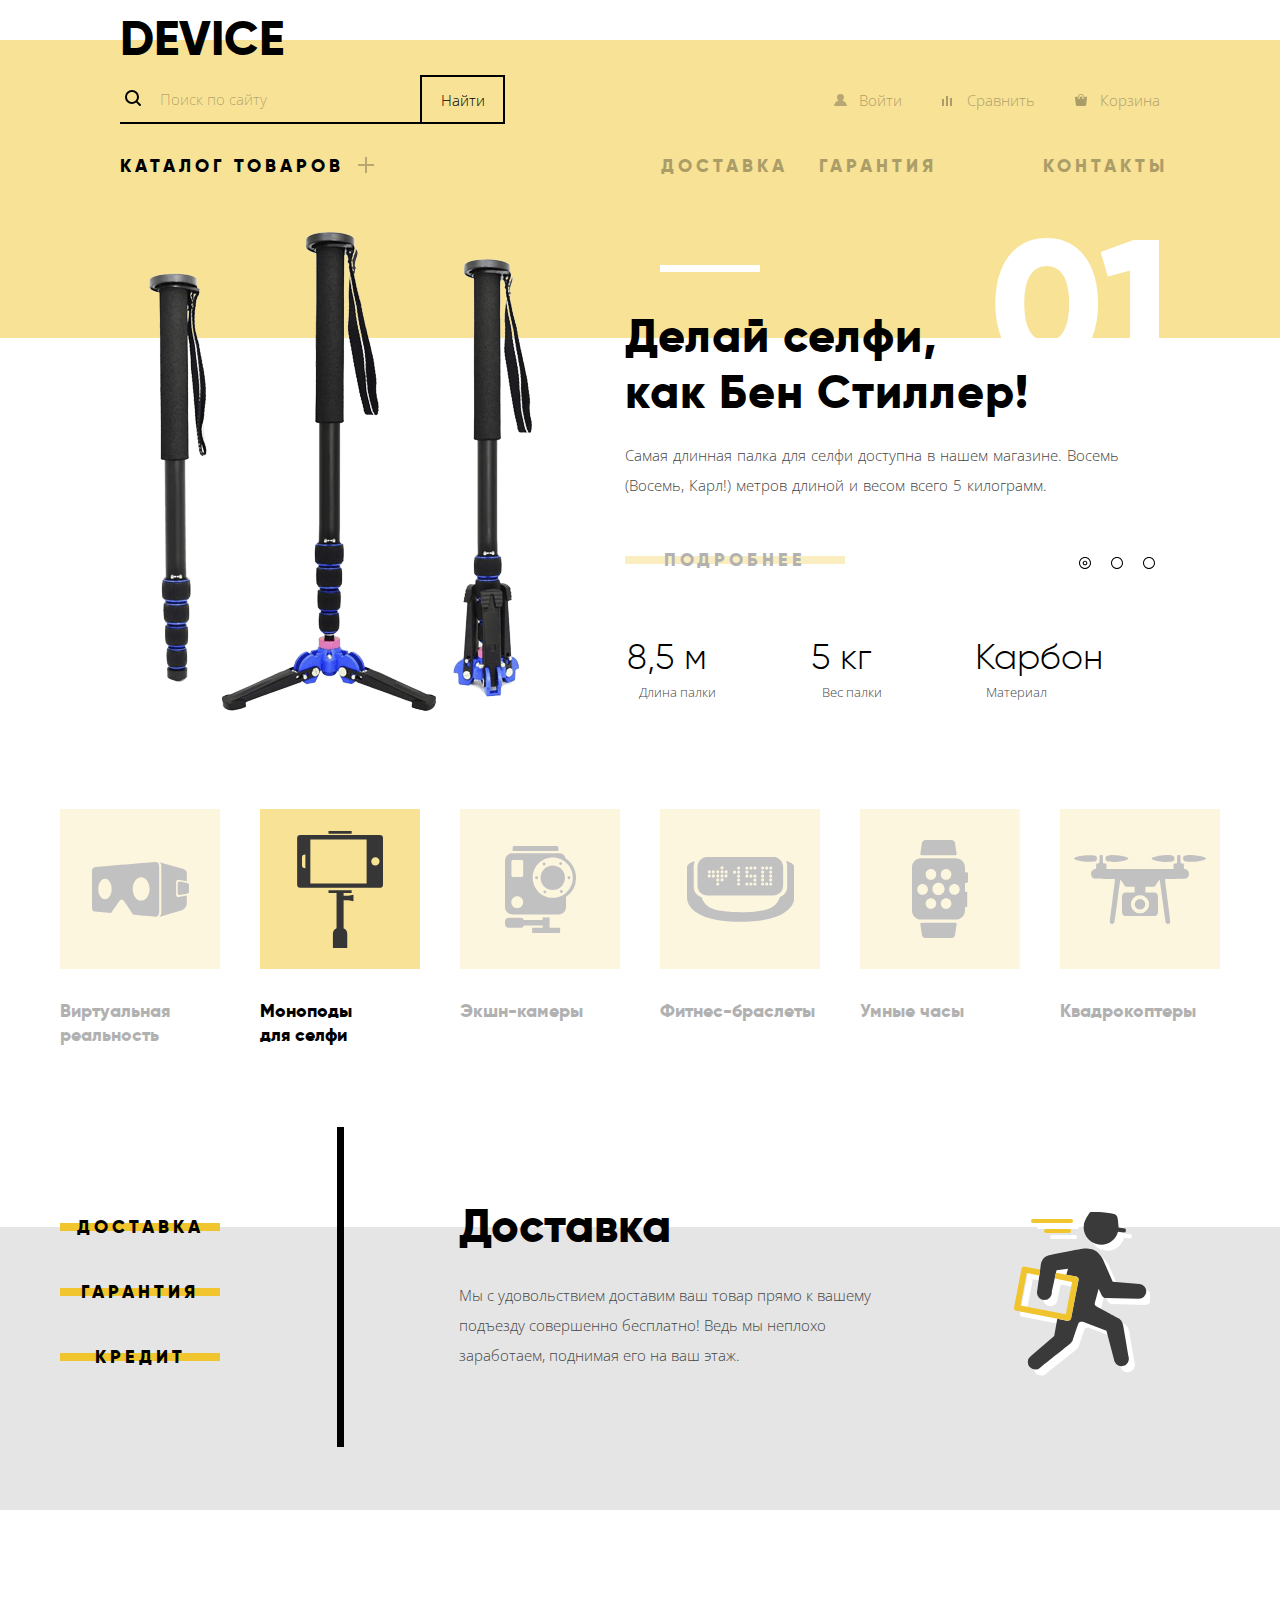
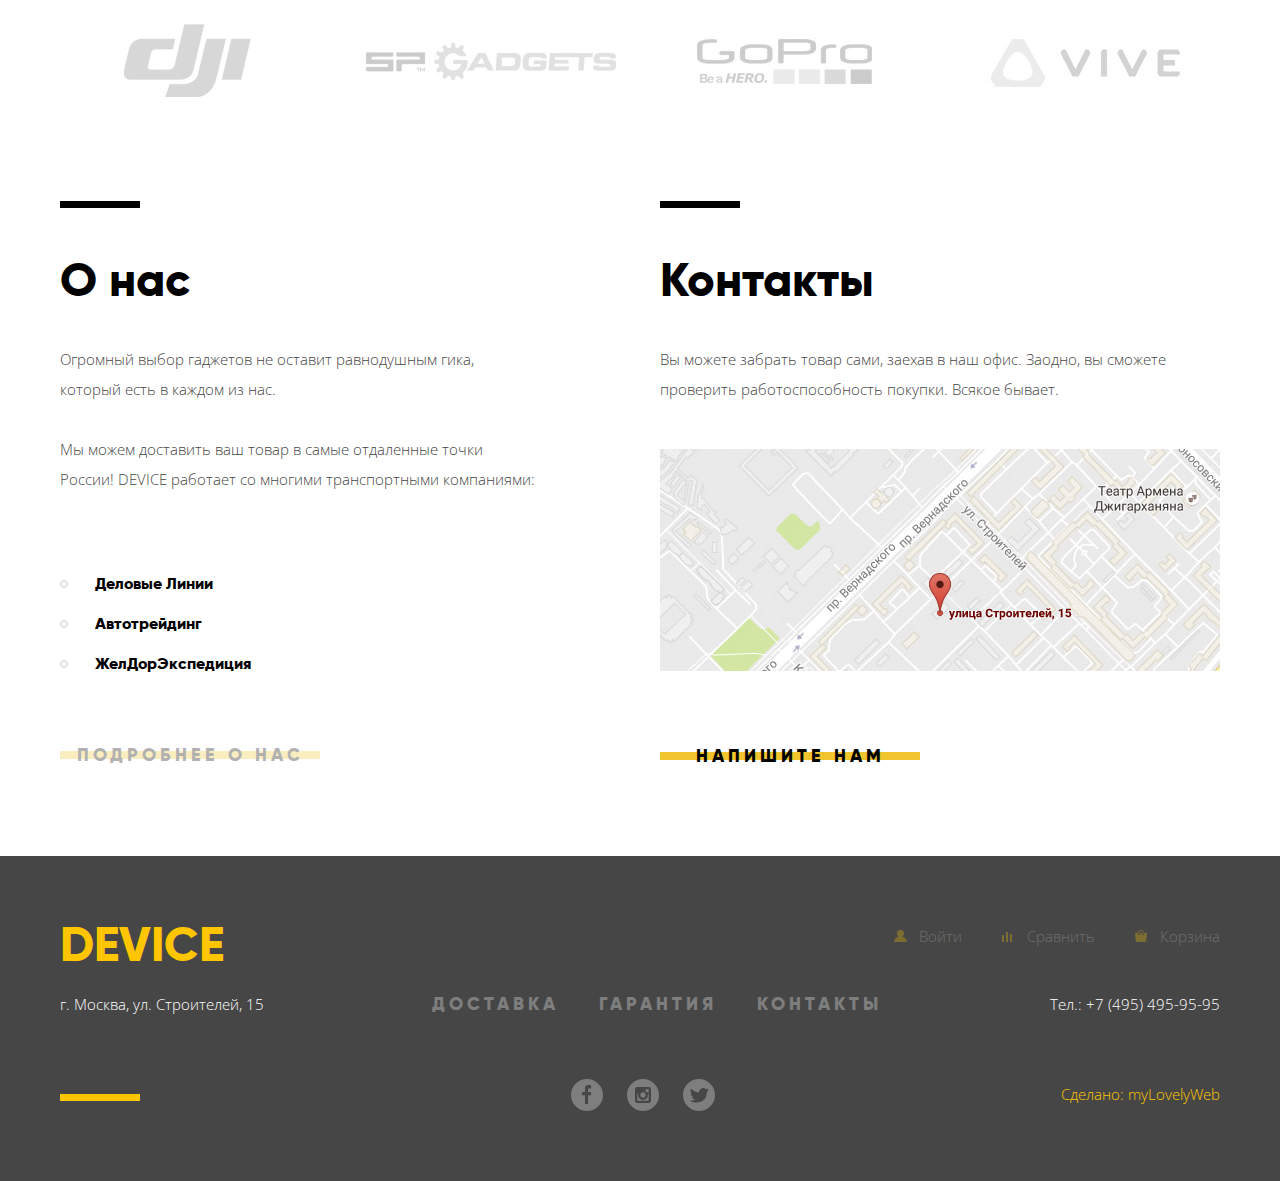
<file: index.html>
<!doctype html>
<html lang="ru">
<head>
  <meta charset="utf-8">
  <title>Главная страница интернет-магазина «Device»</title>
  <link href="https://fonts.googleapis.com/css?family=Open+Sans:300,400&amp;subset=cyrillic" rel="stylesheet">
  <link href="css/normalize.css" rel="stylesheet">
  <link href="css/style.min.css" rel="stylesheet">
</head>
<body class="page main-page">
  <h1 class="visually-hidden">Главная страница интернет-магазина «Device»</h1>
  <header class="page-header">
    <div class="page-header__wrapper">
      <b class="logo page-header__logo">Device</b>
      <ul class="user-menu page-header__user-menu">
        <li class="user-menu__list-item">
          <form class="search-form icon-search" action="https://echo.htmlacademy.ru">
            <input type="search" placeholder="Поиск по сайту" name="search-query">
            <button class="btn search-form__btn" type="submit">Найти</button>
          </form>
        </li>
        <li class="user-menu__list-item">
          <div class="user-profile">
            <a class="user-menu__link icon-user">Войти</a>
          </div>
        </li>
        <li class="user-menu__list-item">
          <a class="user-menu__link icon-compare">Сравнить</a>
        </li>
        <li class="user-menu__list-item">
          <a class="user-menu__link icon-cart">Корзина</a>
        </li>
      </ul>
      <nav>
        <ul class="site-pages page-header__site-pages">
          <li class="site-pages__list-item">
            <a class="site-pages__link icon-plus" href="#">Каталог товаров</a>
            <div class="catalog-menu site-pages__catalog-menu">
              <div class="catalog-menu__wrapper">
                <a class="catalog-menu__link">Виртуальная реальность</a>
                <a class="catalog-menu__link" href="catalog.html">Моноподы для селфи</a>
                <a class="catalog-menu__link">Экшн-камеры</a>
              </div>
              <div class="catalog-menu__wrapper">
                <a class="catalog-menu__link">Фитнес-браслеты</a>
                <a class="catalog-menu__link">Умные часы</a>
              </div>
              <div class="catalog-menu__wrapper">
                <a class="catalog-menu__link">Квадрокоптеры</a>
              </div>
            </div>
          </li>
          <li class="site-pages__list-item"><a class="site-pages__link">Доставка</a></li>
          <li class="site-pages__list-item"><a class="site-pages__link">Гарантия</a></li>
          <li class="site-pages__list-item"><a class="site-pages__link">Контакты</a></li>
        </ul>
      </nav>
    </div>
  </header>
  <main>
    <section class="slider">
      <div class="slider__wrapper">
        <h2 class="visually-hidden">Слайдер с популярными товарами</h2>
        <ul class="slider__list">
          <li id="slide-1" class="slide slide--active slider__slide">
            <span class="slide__number">01</span>
            <p class="slide__img-wrapper">
              <img class="slide__img" src="img/slide-1.png" width="384" height="486" alt="Палка для селфи">
            </p>
            <div class="slide__desc">
              <b class="slide__title">Делай селфи,<br>как Бен Стиллер!</b>
              <p class="slide__text">Самая длинная палка для селфи доступна в нашем магазине. Восемь (Восемь, Карл!) метров длиной и весом всего 5 килограмм.</p>
              <a class="btn slide__btn">Подробнее</a>
              <table class="slide__table">
                <tr>
                  <td>8,5 м</td>
                  <td>5 кг</td>
                  <td>Карбон</td>
                </tr>
                <tr>
                  <th>Длина палки</th>
                  <th>Вес палки</th>
                  <th>Материал</th>
                </tr>
              </table>
            </div>
          </li>
          <li id="slide-2" class="slide slider__slide">
            <span class="slide__number">02</span>
            <p class="slide__img-wrapper">
              <img class="slide__img" src="img/slide-2.png" width="345" height="485" alt="Фитнес-браслет">
            </p>
            <div class="slide__desc">
              <b class="slide__title">Худеем<br> правильно!</b>
              <p class="slide__text">Мотивирующие фитнес-браслеты помогут найти в себе силы не пропускать занятия и соблюдать диету.</p>
              <a class="btn slide__btn">Подробнее</a>
              <table class="slide__table">
                <tr>
                  <td>48 часов</td>
                </tr>
                <tr>
                  <th>Без подзарядки</th>
                </tr>
              </table>
            </div>
          </li>
          <li id="slide-3" class="slide slider__slide">
            <span class="slide__number">03</span>
            <p class="slide__img-wrapper">
              <img class="slide__img" src="img/slide-3.png" width="526" height="334" alt="Квадрокоптер">
            </p>
            <div class="slide__desc">
              <b class="slide__title">Порхает как бабочка, жалит как пчела!</b>
              <p class="slide__text">Этот обычный, на первый взгляд, квадрокоптер оснащен мощным лазером, замаскированным под стандартную камеру.</p>
              <a class="btn slide__btn">Подробнее</a>
              <table class="slide__table">
                <tr>
                  <td>800 м</td>
                  <td>50 м</td>
                </tr>
                <tr>
                  <th>Дальность полета</th>
                  <th>Радиус поражения</th>
                </tr>
              </table>
            </div>
          </li>
        </ul>
        <ul class="slider__controls">
          <li><button class="slider__control-btn slider__control-btn--active" onclick="changeSlide(event, 'slide-1')"><span class="visually-hidden">Отобразить первый слайд</span></button></li>
          <li><button class="slider__control-btn" onclick="changeSlide(event, 'slide-2')"><span class="visually-hidden">Отобразить второй слайд</span></button></li>
          <li><button class="slider__control-btn" onclick="changeSlide(event, 'slide-3')"><span class="visually-hidden">Отобразить третий слайд</span></button></li>
        </ul>
      </div>
    </section>
    <section class="popular">
      <div class="popular__wrapper">
        <ul class="popular__list">
          <li>
            <a class="popular-link">
              <h2 class="popular-link__heading">Виртуальная реальность</h2>
              <p class="popular-link__img-wrapper">
                <svg xmlns="http://www.w3.org/2000/svg" width="97" height="55"><g fill="#363636"><path d="M84.131 32.639V20.003c0-1.309 1.045-2.37 2.335-2.37l8.326 1.581V11.02c0-2.355-1.708-3.431-4.202-4.265L67.403.175c1.616 1.391 1.889 2.04 1.889 4.396V49.78c0 2.356-.45 4.066-1.967 5.21l23.265-7.065c2.401-.833 4.202-4.216 4.202-6.572V33.44l-8.326 1.567c-1.29.002-2.335-1.06-2.335-2.368z"/><path d="M95.129 20.979l-7.598-1.444c-1.008 0-1.824.829-1.824 1.851v9.868c0 1.023.816 1.852 1.824 1.852l7.598-1.431c1.154-.419 1.824-.829 1.824-1.852V22.83c0-1.022-.766-1.507-1.824-1.851zM67.17 4.483c0-5.08-4.232-4.459-4.232-4.459S5.832 4.738 2.838 5.145.001 9.532.001 9.532L0 45.812c0 3.743 2.599 3.753 2.599 3.753l16.477 1.403L27.212 39.3s1.109-1.828 2.505-1.828c1.397 0 2.432 1.861 2.432 1.861l9.061 13.521s18.895 1.909 22.521 1.909c3.626-.001 3.439-5.024 3.439-5.024V4.483zM12.982 37.192c-3.698 0-6.696-4.601-6.696-10.275s2.998-10.275 6.696-10.275c3.698 0 6.696 4.601 6.696 10.275s-2.998 10.275-6.696 10.275zm36.158 1.426c-4.662 0-8.441-5.239-8.441-11.701 0-6.463 3.78-11.702 8.441-11.702 4.662 0 8.442 5.239 8.442 11.702 0 6.462-3.78 11.701-8.442 11.701z"/></g></svg>
              </p>
            </a>
          </li>
          <li>
            <a class="popular-link" href="catalog.html">
              <h2 class="popular-link__heading">Моноподы<br>для селфи</h2>
              <p class="popular-link__img-wrapper">
                <svg xmlns="http://www.w3.org/2000/svg" width="86" height="117"><g fill="#363636"><path d="M82.821 4.011H3.33A3.188 3.188 0 0 0 .142 7.199v46.413a3.187 3.187 0 0 0 3.188 3.189h79.492a3.188 3.188 0 0 0 3.189-3.189V7.199a3.189 3.189 0 0 0-3.19-3.188zM8.392 37.236h-.226a3.19 3.19 0 0 1-3.189-3.189v-7.283a3.188 3.188 0 0 1 3.189-3.188h.226v13.66zm61.231 15.172H13.341V8.402h56.282v44.006zM78.4 34.552c-2.289 0-4.146-1.855-4.146-4.147s1.856-4.147 4.146-4.147a4.146 4.146 0 1 1 0 8.294zM31.497 0h23.157v2.758H31.497zM46.608 64.861v-2.973h8.046V59.13H31.498v2.758h8.045v35.246a6.068 6.068 0 0 0-3.635 5.559V117h14.335v-14.307a6.062 6.062 0 0 0-3.636-5.557v-27.99h4.796l5.051 1.213v-6.711l-5.051 1.213h-4.795z"/></g></svg>
              </p>
            </a>
          </li>
          <li>
            <a class="popular-link">
              <h2 class="popular-link__heading">Экшн-камеры</h2>
              <p class="popular-link__img-wrapper">
                <svg xmlns="http://www.w3.org/2000/svg" width="71" height="87"><g fill="#363636"><path d="M53.349 1.49c0-.736-.578-1.49-1.311-1.49H9.053C8.32 0 7.672.754 7.672 1.49v3.522h45.676V1.49zM54.202 81.809h-9.597V71.426h-6.958v2.507H18.774c-.537-1.254-1.757-2.148-3.181-2.148H3.559C1.642 71.784 0 73.387 0 75.311v3.018c0 1.924 1.642 3.48 3.559 3.48h12.035c1.511 0 2.792-.896 3.269-2.326h18.785v2.326H28.13c-.533 0-1.01.437-1.01.972v3.172c0 .535.478 1.048 1.01 1.048h26.072c.533 0 .93-.513.93-1.048V82.78c0-.535-.397-.971-.93-.971zM60.666 12.39a7.037 7.037 0 0 0-6.771-5.05H7.148C3.25 7.34 0 10.449 0 14.361v46.9c0 3.912 3.25 7.121 7.148 7.121h46.747c3.898 0 7.126-3.209 7.126-7.121V50.915a23.228 23.228 0 0 0 10.001-19.164c-.001-8.079-4.132-15.181-10.356-19.361zM12.238 62.151c-3.259 0-5.901-2.65-5.901-5.921 0-3.27 2.642-5.922 5.901-5.922s5.902 2.652 5.902 5.922c0 3.271-2.643 5.921-5.902 5.921zm5.961-32.605a1.42 1.42 0 0 1-1.418 1.422h-8.94a1.42 1.42 0 0 1-1.418-1.422v-14.16a1.42 1.42 0 0 1 1.418-1.423h8.939a1.42 1.42 0 0 1 1.418 1.423v14.16zm29.563 22.312c-11.076 0-20.057-9.01-20.057-20.123s8.98-20.124 20.057-20.124c11.077 0 20.058 9.01 20.058 20.124s-8.981 20.123-20.058 20.123z"/><ellipse cx="47.762" cy="31.735" rx="12.188" ry="12.229"/><circle cx="31.562" cy="31.736" r="1.435"/><circle cx="63.963" cy="31.736" r="1.435"/><circle cx="39.109" cy="17.994" r="1.435"/><ellipse cx="56.415" cy="45.476" rx="1.43" ry="1.436"/><circle cx="55.697" cy="17.565" r="1.435"/><circle cx="39.828" cy="45.906" r="1.435"/></g></svg>
              </p>
            </a>
          </li>
          <li>
            <a class="popular-link">
              <h2 class="popular-link__heading">Фитнес-браслеты</h2>
              <p class="popular-link__img-wrapper">
                <svg xmlns="http://www.w3.org/2000/svg" width="107" height="65"><g fill="#363636"><path d="M98.967 4.074c.752 1.441 1.209 3.08 1.209 4.818v21.102c0 4.616-3.092 8.527-7.246 9.9-1.325 3.987-3.778 7.854-8.051 10.432-8.676 5.231-31.124 4.837-31.198 4.837-.078 0-22.513.395-31.189-4.837-4.216-2.545-6.708-6.347-8.042-10.279-4.418-1.209-7.756-5.251-7.756-10.053V8.893c0-1.688.427-3.282 1.139-4.693C4.17 5.109 0 6.918 0 10.434v29.983C0 50.668 11.839 64.85 53.657 64.85c41.82 0 53.657-14.182 53.657-24.433V10.434c-.001-3.684-4.576-5.494-8.347-6.36z"/><path d="M20.561 38.459h65.523c5.564 0 10.074-4.513 10.074-10.077V9.935c0-5.563-4.51-10.075-10.074-10.075H20.561c-5.564 0-10.075 4.511-10.075 10.075v18.447c0 5.564 4.511 10.077 10.075 10.077zM83.695 9.468a1.57 1.57 0 1 1 0 3.139 1.57 1.57 0 0 1 0-3.139zm0 4.039a1.569 1.569 0 1 1 0 3.138 1.569 1.569 0 0 1 0-3.138zm0 4.039a1.568 1.568 0 1 1 .001 3.137 1.568 1.568 0 0 1-.001-3.137zm0 3.827a1.57 1.57 0 1 1-.001 3.14 1.57 1.57 0 0 1 .001-3.14zm0 4.039a1.568 1.568 0 1 1 .001 3.137 1.568 1.568 0 0 1-.001-3.137zM79.656 9.468c.867 0 1.568.703 1.568 1.57a1.568 1.568 0 1 1-3.136 0c0-.868.703-1.57 1.568-1.57zm0 15.944a1.568 1.568 0 1 1 0 3.135 1.568 1.568 0 0 1 0-3.135zM75.619 9.468a1.57 1.57 0 1 1-.003 3.14 1.57 1.57 0 0 1 .003-3.14zm0 4.039a1.57 1.57 0 1 1-.003 3.139 1.57 1.57 0 0 1 .003-3.139zm0 4.039a1.569 1.569 0 1 1-.002 3.138 1.569 1.569 0 0 1 .002-3.138zm0 3.827a1.568 1.568 0 1 1 0 3.138 1.568 1.568 0 0 1 0-3.138zm0 4.039a1.569 1.569 0 1 1-.002 3.138 1.569 1.569 0 0 1 .002-3.138zM67.965 9.468c.867 0 1.568.703 1.568 1.57a1.568 1.568 0 1 1-3.136 0 1.568 1.568 0 0 1 1.568-1.57zm0 8.078a1.568 1.568 0 1 1-1.568 1.569 1.568 1.568 0 0 1 1.568-1.569zm0 3.881a1.569 1.569 0 1 1-.002 3.136 1.569 1.569 0 0 1 .002-3.136zm0 3.985a1.568 1.568 0 1 1 0 3.135 1.568 1.568 0 0 1 0-3.135zM63.926 9.468a1.57 1.57 0 1 1 0 3.14 1.57 1.57 0 0 1 0-3.14zm0 8.078a1.57 1.57 0 1 1 .001 3.139 1.57 1.57 0 0 1-.001-3.139zm0 7.866a1.57 1.57 0 1 1 .001 3.139 1.57 1.57 0 0 1-.001-3.139zM59.888 9.468a1.57 1.57 0 0 1 0 3.139 1.568 1.568 0 0 1-1.568-1.569 1.567 1.567 0 0 1 1.568-1.57zm0 4.039a1.57 1.57 0 1 1-.001 3.135 1.57 1.57 0 0 1 .001-3.135zm0 4.039a1.57 1.57 0 1 1-.001 3.14 1.57 1.57 0 0 1 .001-3.14zm0 7.866a1.57 1.57 0 0 1 0 3.137 1.569 1.569 0 0 1 0-3.137zm-8.29-15.944a1.57 1.57 0 1 1 0 3.139 1.57 1.57 0 0 1 0-3.139zm0 4.039a1.569 1.569 0 1 1 0 3.138 1.569 1.569 0 0 1 0-3.138zm0 4.039a1.568 1.568 0 1 1 .001 3.137 1.568 1.568 0 0 1-.001-3.137zm0 3.881a1.568 1.568 0 1 1 0 3.137 1.569 1.569 0 0 1 0-3.137zm0 3.985a1.568 1.568 0 1 1 .001 3.137 1.568 1.568 0 0 1-.001-3.137zm-4.039-11.905a1.568 1.568 0 1 1 0 3.136 1.568 1.568 0 0 1 0-3.136zm-8.502-.212a1.57 1.57 0 1 1-.001 3.135 1.57 1.57 0 0 1 .001-3.135zm0 4.038a1.57 1.57 0 1 1-.003 3.141 1.57 1.57 0 0 1 .003-3.141zm-4.039-8.078a1.57 1.57 0 1 1-.003 3.14 1.57 1.57 0 0 1 .003-3.14zm0 4.04a1.57 1.57 0 1 1-.003 3.139 1.57 1.57 0 0 1 .003-3.139zm0 4.038a1.57 1.57 0 1 1-.003 3.14 1.57 1.57 0 0 1 .003-3.14zm0 4.04a1.569 1.569 0 1 1-.001 3.137 1.569 1.569 0 0 1 .001-3.137zm-4.254-8.078a1.569 1.569 0 1 1 0 3.138 1.569 1.569 0 0 1 0-3.138zm0 4.038a1.57 1.57 0 1 1 0 3.139 1.57 1.57 0 0 1 0-3.139zm0 4.04a1.57 1.57 0 1 1-.001 3.14 1.57 1.57 0 0 1 .001-3.14zm0 4.039a1.568 1.568 0 1 1 .001 3.137 1.568 1.568 0 0 1-.001-3.137zM26.3 9.255a1.57 1.57 0 1 1 0 0zm0 4.04a1.57 1.57 0 0 1 1.571 1.568 1.57 1.57 0 0 1-3.14 0 1.57 1.57 0 0 1 1.569-1.568zm0 4.038a1.571 1.571 0 1 1 0 3.14 1.571 1.571 0 0 1 0-3.14zm0 4.04a1.57 1.57 0 1 1 0 0zm-4.037-8.078a1.57 1.57 0 1 1-.001 3.135 1.57 1.57 0 0 1 .001-3.135zm0 4.038a1.57 1.57 0 0 1 0 3.14 1.57 1.57 0 0 1 0-3.14z"/></g></svg>
              </p>
            </a>
          </li>
          <li>
            <a class="popular-link">
              <h2 class="popular-link__heading">Умные часы</h2>
              <p class="popular-link__img-wrapper">
                <svg xmlns="http://www.w3.org/2000/svg" width="56" height="98"><g fill="#363636"><path d="M54.494 32.197h-1.515v-4.64c0-5.052-4.087-9.186-9.082-9.186H9.082C4.086 18.372 0 22.505 0 27.557v42.868c0 5.052 4.087 9.185 9.083 9.185h34.815c4.995 0 9.082-4.133 9.082-9.185V67.01h1.515a.764.764 0 0 0 .757-.764V52.467a.765.765 0 0 0-.757-.766H52.98v-8.788h1.515c.832 0 1.514-.688 1.514-1.531v-7.654a1.529 1.529 0 0 0-1.515-1.531zm-20.412-3.109c2.926 0 5.299 2.398 5.299 5.358s-2.373 5.358-5.299 5.358-5.298-2.398-5.298-5.358 2.372-5.358 5.298-5.358zm-15.137 0c2.925 0 5.298 2.398 5.298 5.358s-2.373 5.358-5.298 5.358c-2.926 0-5.298-2.398-5.298-5.358s2.372-5.358 5.298-5.358zM5.297 49.397c0-2.959 2.371-5.358 5.298-5.358 2.926 0 5.298 2.399 5.298 5.358 0 2.959-2.373 5.358-5.298 5.358-2.927.001-5.298-2.399-5.298-5.358zm13.648 19.497c-2.926 0-5.298-2.398-5.298-5.358s2.372-5.358 5.298-5.358c2.925 0 5.298 2.398 5.298 5.358s-2.373 5.358-5.298 5.358zm1.49-19.903c0-3.382 2.711-6.124 6.055-6.124s6.055 2.742 6.055 6.124-2.711 6.124-6.055 6.124c-3.344-.001-6.055-2.742-6.055-6.124zm13.647 19.903c-2.926 0-5.298-2.398-5.298-5.358s2.372-5.358 5.298-5.358 5.299 2.398 5.299 5.358-2.373 5.358-5.299 5.358zm8.302-14.138c-2.927 0-5.298-2.399-5.298-5.358 0-2.959 2.371-5.358 5.298-5.358 2.926 0 5.298 2.399 5.298 5.358 0 2.958-2.372 5.358-5.298 5.358zM9.646 15.31h33.687c.843 0 1.432-.681 1.306-1.514L43.023 3.028l-.002-.002C42.771 1.362 41.189 0 39.506 0H13.474c-1.686 0-3.268 1.362-3.517 3.028L8.342 13.795c-.125.833.461 1.515 1.304 1.515zM43.333 82.671H9.646c-.843 0-1.429.683-1.304 1.516l1.615 10.767c.25 1.666 1.832 3.028 3.516 3.028h26.032c1.684 0 3.266-1.362 3.517-3.026v-.002l1.615-10.767c.128-.833-.461-1.516-1.304-1.516z"/></g></svg>
              </p>
            </a>
          </li>
          <li>
            <a class="popular-link">
              <h2 class="popular-link__heading">Квадрокоптеры</h2>
              <p class="popular-link__img-wrapper">
                <svg xmlns="http://www.w3.org/2000/svg" width="132" height="69"><g fill="#363636"><path d="M12.052.258C6.507.745 1.838 1.85.575 2.93c-.722.616-.722.616-.232 1.156.644.72 3.713 1.645 7.247 2.237 3.998.668 12.51.693 13.724.051 1.211-.668 1.624-1.414 1.624-2.981 0-1.619-.62-2.416-2.218-2.853C19.274.154 14.94 0 12.052.258zM25.774.488c-.129.283-.258 2.108-.258 4.112 0 4.061.155 3.778-2.192 3.933l-1.03.077-.13 2.545-.129 2.544-1.186.283c-2.58.668-4 2.595-3.792 5.294.128 1.927 1.03 3.341 2.579 4.087 1.109.513 1.47.538 11.246.538 5.545 0 10.137.079 10.188.18.051.13-1.11 9.408-2.58 20.64-1.444 11.23-2.682 20.997-2.708 21.666-.051 1.617.826 2.62 2.348 2.62 1.237 0 2.012-.64 2.321-1.9.13-.514 1.496-10.334 3.018-21.822 1.522-11.463 2.863-20.869 2.94-20.869.104 0 1.084 1.413 2.193 3.136 2.94 4.626 2.399 4.317 7.635 4.317h4.359v5.63l-5.133.077c-4.72.077-5.21.127-5.881.615-1.573 1.157-1.625 1.415-1.625 10.977 0 9.534.026 9.792 1.522 11.05l.851.695H81.695l.851-.696c1.496-1.257 1.52-1.515 1.52-11.05 0-9.56-.05-9.819-1.622-10.976-.671-.488-1.161-.538-5.882-.615l-5.132-.077v-5.63h4.36c5.234 0 4.693.309 7.633-4.317 1.11-1.723 2.09-3.136 2.194-3.136.076 0 1.418 9.406 2.94 20.869 1.522 11.488 2.889 21.308 3.018 21.821.31 1.26 1.082 1.902 2.321 1.902 1.521 0 2.4-1.004 2.347-2.621-.026-.67-1.264-10.436-2.71-21.666-1.468-11.232-2.63-20.51-2.577-20.64.05-.101 4.641-.18 10.19-.18 9.774 0 10.135-.025 11.243-.538 1.548-.746 2.45-2.16 2.58-4.087.206-2.699-1.212-4.626-3.792-5.294l-1.187-.283-.127-2.544-.13-2.545-1.031-.077c-2.347-.155-2.194.128-2.194-3.933 0-2.004-.128-3.829-.257-4.112-.206-.36-.543-.488-1.367-.488-.619 0-1.238.128-1.42.309-.206.205-.31 1.465-.31 3.932 0 2.467-.102 3.727-.309 3.932-.18.18-.901.308-1.65.308-1.625 0-1.65.052-1.65 3.11v2.287H32.48v-2.287c0-3.058-.024-3.11-1.65-3.11-.748 0-1.47-.129-1.65-.308-.207-.205-.31-1.465-.31-3.932 0-2.467-.103-3.727-.31-3.932-.18-.18-.8-.309-1.418-.309-.825 0-1.16.128-1.368.488zm42.843 40.12c2.889.899 5.392 3.393 6.166 6.168.439 1.543.31 4.216-.284 5.784-.696 1.875-2.685 4.01-4.565 4.935-1.29.642-1.754.719-3.921.719s-2.631-.077-3.92-.719c-1.885-.926-3.87-3.06-4.567-4.935-.592-1.568-.722-4.24-.283-5.784.748-2.723 3.25-5.27 6.061-6.168 2.012-.642 3.3-.642 5.313 0z"/><path d="M63.794 44.438c-2.037.925-3.507 3.649-3.069 5.73.774 3.677 4.823 5.553 7.996 3.702 1.985-1.158 2.99-3.547 2.45-5.783-.568-2.39-2.734-4.138-5.158-4.138-.646 0-1.626.232-2.22.489zM36.092.154c-3.92.668-4.513 1.131-4.513 3.444 0 1.825.463 2.416 2.268 2.956 1.55.462 7.172.514 10.5.128 6.86-.822 11.321-2.544 9.698-3.752-1.265-.9-4.902-1.876-9.054-2.39-2.475-.308-7.996-.54-8.9-.386zM89.484.258C83.165.848 77.62 2.339 77.62 3.444c0 1.722 7.84 3.47 15.63 3.495 5.804 0 7.196-.642 7.196-3.34 0-1.825-.619-2.622-2.373-3.085C96.423.103 92.398 0 89.484.258zM112.776.283c-1.78.231-3.018.77-3.43 1.491-.387.77-.31 2.904.154 3.572.928 1.31 1.652 1.465 7.068 1.465 3.661 0 5.802-.129 7.867-.488 3.534-.592 6.603-1.517 7.248-2.237.49-.54.49-.54-.233-1.156-1.34-1.13-5.958-2.185-11.916-2.672-3.481-.283-4.488-.283-6.758.025z"/></g></svg>
              </p>
            </a>
          </li>
        </ul>
      </div>
    </section>
    <section class="services">
      <div class="services__wrapper">
        <ul class="services__tab-controls">
          <li><button class="btn services__tab-btn content-box-component" onclick="changeTab(event, 'tab1')">Доставка</button></li>
          <li><button class="btn services__tab-btn content-box-component" onclick="changeTab(event, 'tab2')">Гарантия</button></li>
          <li><button class="btn services__tab-btn content-box-component" onclick="changeTab(event, 'tab3')">Кредит</button></li>
        </ul>
        <ul class="services__tab-slides">
          <li id="tab1" class="services__tab-content services__tab-content--active services__tab-content--delivery">
            <h2>Доставка</h2>
            <p>Мы с удовольствием доставим ваш товар прямо к вашему подъезду совершенно бесплатно! Ведь мы неплохо<br>заработаем, поднимая его на ваш этаж.</p>
          </li>
          <li id="tab2" class="services__tab-content services__tab-content--warranty">
            <h2>Гарантия</h2>
            <p>Если из-за возгорания купленного у нас товара у вас сгорит<br> дом — не переживайте, мы выдадим вам новый.<br> Товар, не дом, конечно же.</p>
          </li>
          <li id="tab3" class="services__tab-content services__tab-content--credit">
            <h2>Кредит</h2>
            <p>Залезть в долговую яму стало проще! Кредитные<br> консультанты подберут для вас наиболее выгодные<br> условия кредита. Выгодные для нашего банка, разумеется.</p>
          </li>
        </ul>
      </div>
    </section>
    <section class="partners">
      <div class="partners__wrapper">
        <h2 class="visually-hidden">Список партнёров-производителей:</h2>
        <ul class="partners__list">
          <li>
            <a class="partners-link" href="#">
              <p class="partners-link__front-img"><img src="img/dji.jpg" width="260" height="100" alt="Логотип компании «DJI»"></p>
              <p class="partners-link__back-img"><img src="img/dji-color.jpg" width="260" height="100" alt="Логотип компании «DJI» в цвете"></p>
            </a>
          </li>
          <li>
            <a class="partners-link" href="#">
              <p class="partners-link__front-img"><img src="img/sp-gadgets.jpg" width="260" height="100" alt="Логотип компании «SP Gadgets»"></p>
              <p class="partners-link__back-img"><img src="img/sp-gadgets-color.jpg" width="260" height="100" alt="Логотип компании «SP Gadgets» в цвете"></p>
            </a>
          </li>
          <li>
            <a class="partners-link" href="#">
              <p class="partners-link__front-img"><img src="img/GoPro.jpg" width="260" height="100" alt="Логотип компании «GoPro»"></p>
              <p class="partners-link__back-img"><img src="img/GoPro-color.jpg" width="260" height="100" alt="Логотип компании «GoPro» в цвете"></p>
            </a>
          </li>
          <li>
            <a class="partners-link" href="#">
              <p class="partners-link__front-img"><img src="img/vive.jpg" width="260" height="100" alt="Логотип продукта «Vive»"></p>
              <p class="partners-link__back-img"><img src="img/vive-color.jpg" width="260" height="100" alt="Логотип продукта «Vive» в цвете"></p>
            </a>
          </li>
        </ul>
      </div>
    </section>
    <section class="data">
      <div class="data__wrapper">
        <section class="info">
          <h2>О нас</h2>
          <p>Огромный выбор гаджетов не оставит равнодушным гика, который есть в каждом из нас.</p>
          <p>Мы можем доставить ваш товар в самые отдаленные точки России! DEVICE работает со многими транспортными компаниями:</p>
          <ul class="info-list info__list">
            <li><b>Деловые Линии</b></li>
            <li><b>Автотрейдинг</b></li>
            <li><b>ЖелДорЭкспедиция</b></li>
          </ul>
          <a class="btn info__btn">Подробнее о нас</a>
        </section>
        <section class="contacts">
          <h2>Контакты</h2>
          <p>Вы можете забрать товар сами, заехав в наш офис. Заодно, вы сможете проверить работоспособность покупки. Всякое бывает.</p>
          <a class="contacts__map link-to-modal-map" href="img/map-big.jpg"><img src="img/map.jpg" width="560" height="222" alt="Карта проезда в офис компании по адресу: г. Москва, ул. Строителей, д.15"></a>
          <a class="btn info__btn link-to-modal-feedback" href="#">Напишите нам</a>
        </section>
      </div>
    </section>
  </main>
  <footer class="page-footer">
    <div class="page-footer__wrapper">
      <div class="wrapper page-footer__top">
        <b class="logo logo--yellow page-footer__logo">Device</b>
        <ul class="user-menu page-footer__user-menu">
          <li class="user-menu__list-item">
            <div class="user-profile">
              <a class="user-menu__link user-menu__link--white icon-user icon-user--yellow">Войти</a>
            </div>
          </li>
          <li class="user-menu__list-item">
            <a class="user-menu__link user-menu__link--white icon-compare icon-compare--yellow">Сравнить</a>
          </li>
          <li class="user-menu__list-item">
            <a class="user-menu__link user-menu__link--white icon-cart icon-cart--yellow">Корзина</a>
          </li>
        </ul>
      </div>
      <div class="wrapper page-footer__middle">
        <p class="page-footer__address">г. Москва, ул. Строителей, 15</p>
        <ul class="site-pages page-footer__site-pages">
          <li class="site-pages__list-item"><a class="site-pages__link site-pages__link--white">Доставка</a></li>
          <li class="site-pages__list-item"><a class="site-pages__link site-pages__link--white">Гарантия</a></li>
          <li class="site-pages__list-item"><a class="site-pages__link site-pages__link--white">Контакты</a></li>
        </ul>
        <p class="page-footer__tel">Тел.: +7 (495) 495-95-95</p>
      </div>
      <div class="wrapper">
        <div class="page-footer__yellow-line"></div>
        <ul class="social page-footer__social">
          <li>
            <a class="social__link social__link--fb" href="#"><span class="visually-hidden">Фейсбук</span></a>
          </li>
          <li>
            <a class="social__link social__link--inst" href="#"><span class="visually-hidden">Инстаграм</span></a>
          </li>
          <li>
            <a class="social__link social__link--twitter" href="#"><span class="visually-hidden">Твиттер</span></a>
          </li>
        </ul>
        <a class="developer page-footer__developer" href="https://github.com/myLovelyWeb">Сделано: myLovelyWeb</a>
      </div>
    </div>
  </footer>
  <section class="modal modal-feedback">
    <h2 class="visually-hidden">Форма обратной связи</h2>
    <form class="modal-feedback-form modal-feedback__form" action="https://echo.htmlacademy.ru" method="post">
      <label>
        Ваше имя:<br>
        <input type="text" name="user-name" placeholder="Имя Фамилия">
      </label>
      <label>
        Ваш e-mail:<br>
        <input type="email" name="user-email" placeholder="email@example.com">
      </label>
      <label>
        Текст письма:
        <textarea name="user-message" placeholder="В свободной форме"></textarea>
      </label>
      <button class="btn modal-feedback-form__btn">Отправить</button>
    </form>
    <button class="modal__close-btn" type="button"><span class="visually-hidden">Закрыть окно</span></button>
  </section>
  <div class="modal modal-map">
    <iframe src="https://www.google.com/maps/embed?pb=!1m18!1m12!1m3!1d2674.6567320294116!2d37.52698069183513!3d55.68708819644353!2m3!1f0!2f0!3f0!3m2!1i1024!2i768!4f13.1!3m3!1m2!1s0x46b54cf65f5c8955%3A0x694710ccd55501e!2z0YPQuy4g0KHRgtGA0L7QuNGC0LXQu9C10LksIDE1LCDQnNC-0YHQutCy0LAsIDExOTMxMQ!5e0!3m2!1sru!2sru!4v1534450884115" width="960" height="559" style="border:0" allowfullscreen></iframe>
    <button class="modal__close-btn" type="button"><span class="visually-hidden">Закрыть окно</span></button>
  </div>
  <script>
    function changeSlide(evt, slideNumber) {
      var i, slideBtn, slidenContent, slidePicked;

      slideBtn = document.querySelectorAll('.slider__control-btn');
      for (i = 0; i < slideBtn.length; i++) {
        slideBtn[i].classList.remove('slider__control-btn--active');
      };

      slideContent = document.querySelectorAll('.slide');
      for (i = 0; i < slideContent.length; i++) {
        slideContent[i].classList.remove('slide--active');
      };

      slidePicked = document.getElementById(slideNumber);
      slidePicked.classList.add('slide--active');
      evt.currentTarget.classList.add('slider__control-btn--active');
    };

    function changeTab(evt, tabNumber) {
      var i, tabBtn, tabContent, tabPicked;

      tabBtn = document.querySelectorAll('.services__tab-btn');

      tabContent = document.querySelectorAll('.services__tab-content');
      for (i = 0; i < tabContent.length; i++) {
        tabContent[i].classList.remove('services__tab-content--active');
      };

      tabPicked = document.getElementById(tabNumber);
      tabPicked.classList.add('services__tab-content--active');
    };

  </script>
  <script src="js/scripts.js"></script>
</body>
</html>
</file>
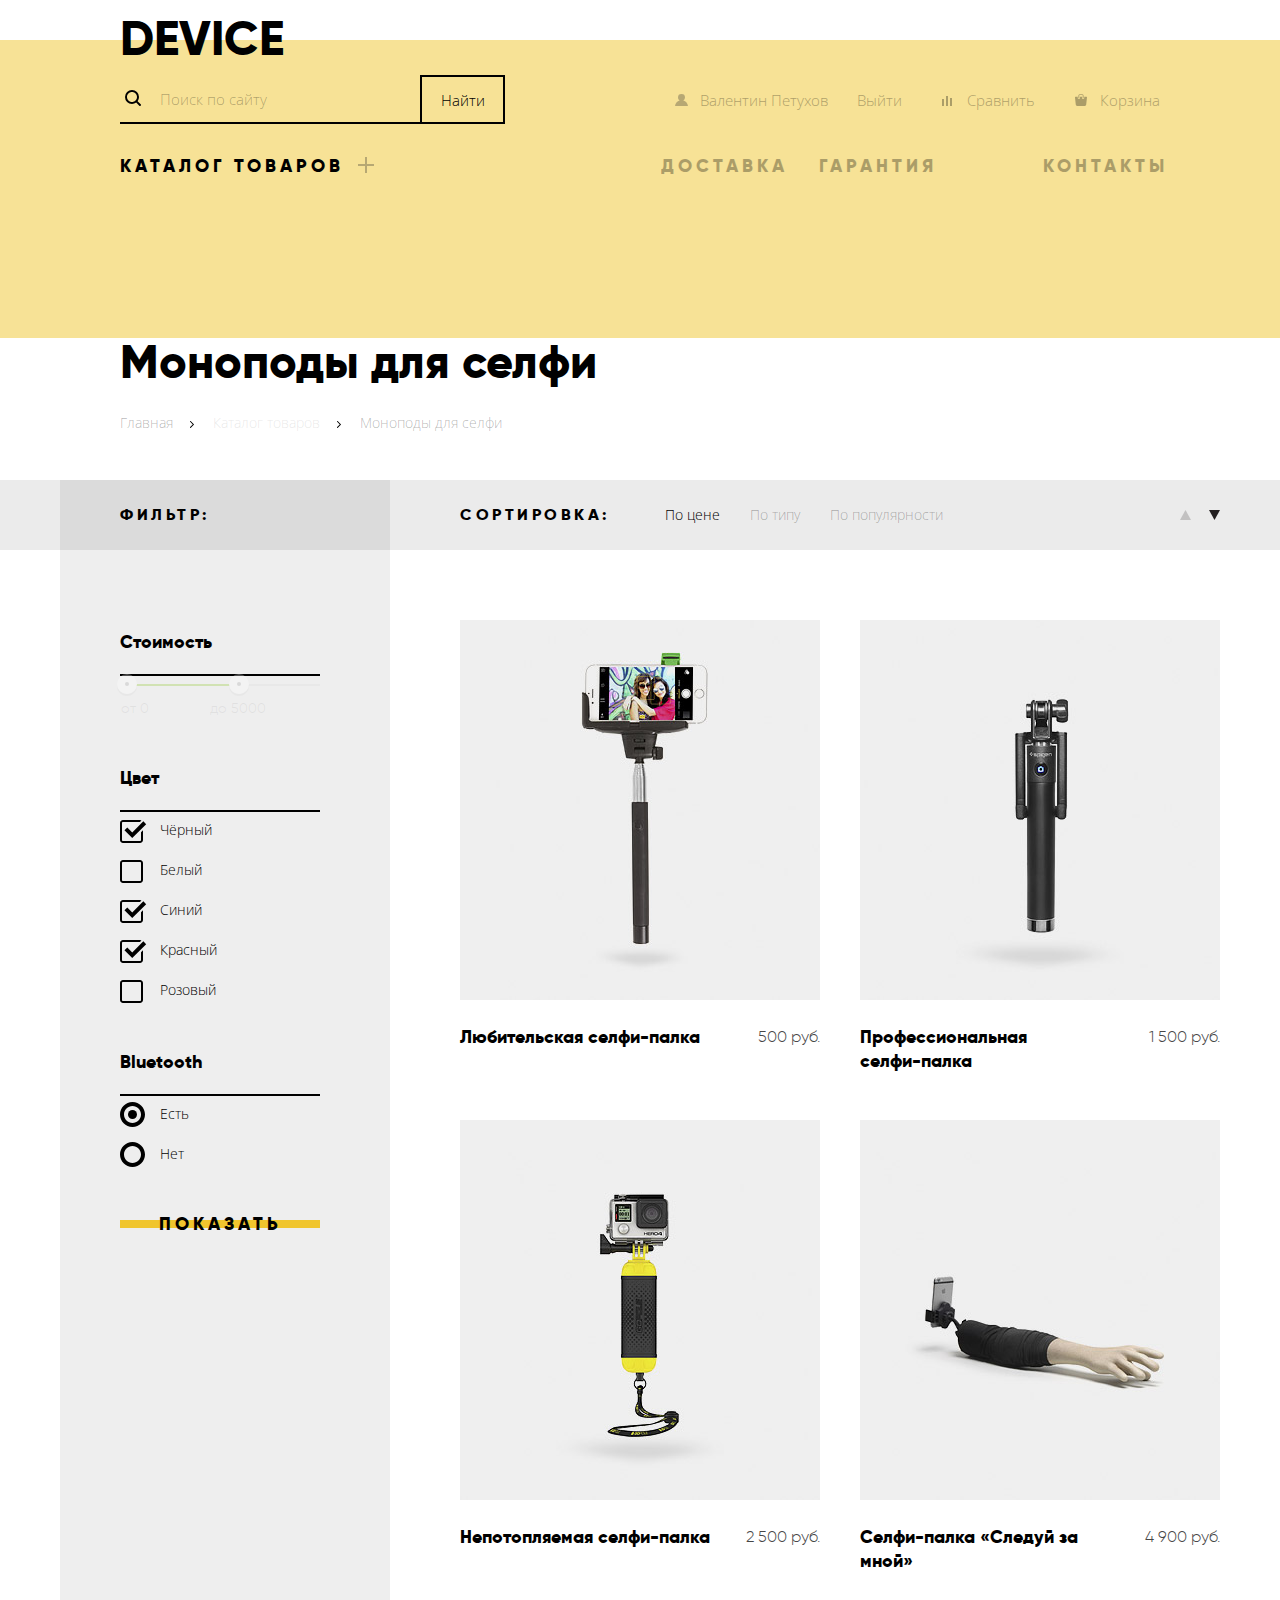
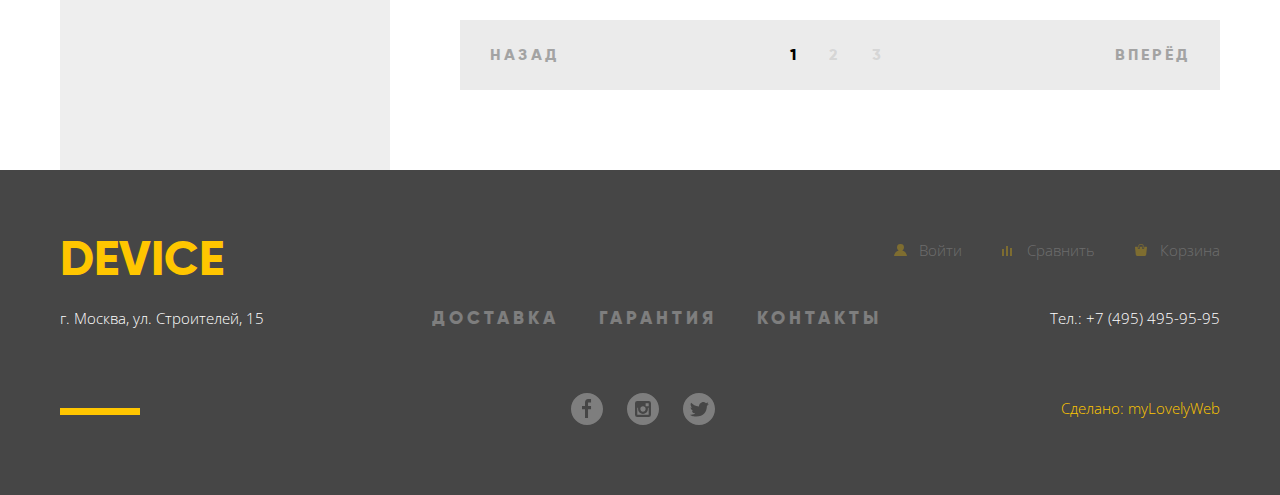
<file: catalog.html>
<!doctype html>
<html lang="ru">
<head>
  <meta charset="utf-8">
  <title>Каталог товаров интернет-магазина «Device»</title>
  <link href="https://fonts.googleapis.com/css?family=Open+Sans:300&amp;subset=cyrillic" rel="stylesheet">
  <link href="css/normalize.css" rel="stylesheet">
  <link href="css/style.min.css" rel="stylesheet">
</head>
<body class="page">
  <h1 class="visually-hidden">Каталог товаров интернет-магазина «Device»</h1>
  <header class="page-header">
    <div class="page-header__wrapper">
      <a class="logo page-header__logo" href="index.html">Device</a>
      <ul class="user-menu page-header__user-menu">
        <li class="user-menu__list-item">
          <form class="search-form icon-search" action="https://echo.htmlacademy.ru">
            <input type="search" placeholder="Поиск по сайту" name="search-query">
            <button class="btn search-form__btn" type="submit">Найти</button>
          </form>
        </li>
        <li class="user-menu__list-item">
          <div class="user-profile">
            <a class="user-menu__link icon-user">Валентин Петухов</a>
            <a class="user-menu__link">Выйти</a>
          </div>
        </li>
        <li class="user-menu__list-item">
          <a class="user-menu__link icon-compare">Сравнить</a>
        </li>
        <li class="user-menu__list-item">
          <a class="user-menu__link icon-cart">Корзина</a>
        </li>
      </ul>
      <nav>
        <ul class="site-pages page-header__site-pages">
          <li class="site-pages__list-item">
            <a class="site-pages__link icon-plus" href="#">Каталог товаров</a>
            <div class="catalog-menu site-pages__catalog-menu">
              <div class="catalog-menu__wrapper">
                <a class="catalog-menu__link">Виртуальная реальность</a>
                <a class="catalog-menu__link">Моноподы для селфи</a>
                <a class="catalog-menu__link">Экшн-камеры</a>
              </div>
              <div class="catalog-menu__wrapper">
                <a class="catalog-menu__link">Фитнес-браслеты</a>
                <a class="catalog-menu__link">Умные часы</a>
              </div>
              <div class="catalog-menu__wrapper">
                <a class="catalog-menu__link">Квадрокоптеры</a>
              </div>
            </div>
          </li>
          <li class="site-pages__list-item"><a class="site-pages__link">Доставка</a></li>
          <li class="site-pages__list-item"><a class="site-pages__link">Гарантия</a></li>
          <li class="site-pages__list-item"><a class="site-pages__link">Контакты</a></li>
        </ul>
      </nav>
    </div>
  </header>
  <main>
    <div class="page__top-panel">
      <h1 class="page__title">Моноподы для селфи</h1>
      <ul class="breadcrumbs page__breadcrumbs">
        <li><a class="breadcrumbs__link" href="#">Главная</a></li>
        <li><a class="breadcrumbs__link">Каталог товаров</a></li>
        <li>Моноподы для селфи</li>
      </ul>
    </div>
    <section class="catalog">
      <h2 class="visually-hidden">Каталог товаров:</h2>
      <div class="catalog__wrapper">
        <section class="catalog__filter">
          <h3 class="catalog__heading">Фильтр:</h3>
          <form class="filter" action="https://echo.htmlacademy.ru" method="get">
            <fieldset>
              <legend>Стоимость</legend>
              <div class="filter-range">
                <div class="filter-range__scale">
                  <div class="filter-range__bar">
                    <div class="filter-range__toggle filter-range__toggle--left">
                      <span class="filter-range__value filter-range__value--left">от 0</span>
                    </div>
                    <div class="filter-range__toggle filter-range__toggle--right">
                      <span class="filter-range__value filter-range__value--right">до 5000</span>
                    </div>
                  </div>
                </div>
              </div>
            </fieldset>
            <fieldset>
              <legend>Цвет</legend>
              <p>
                <input class="visually-hidden" type="checkbox" name="color" id="black" value="black" checked>
                <label class="checkbox" for="black">Чёрный</label>
              </p>
              <p>
                <input class="visually-hidden" type="checkbox" name="color" id="white" value="white">
                <label class="checkbox" for="white">Белый</label>
              </p>
              <p>
                <input class="visually-hidden" type="checkbox" name="color" id="blue" value="blue" checked>
                <label class="checkbox" for="blue">Синий</label>
              </p>
              <p>
                <input class="visually-hidden" type="checkbox" name="color" id="red" value="red" checked>
                <label class="checkbox" for="red">Красный</label>
              </p>
              <p>
                <input class="visually-hidden" type="checkbox" name="color" id="pink" value="pink">
                <label class="checkbox" for="pink">Розовый</label>
              </p>
            </fieldset>
            <fieldset>
              <legend>Bluetooth</legend>
              <p>
                <input class="visually-hidden" type="radio" name="bluetooth" id="bluetooth-yes" value="yes" checked>
                <label class="radio" for="bluetooth-yes">Есть</label>
              </p>
              <p>
                <input class="visually-hidden" type="radio" name="bluetooth" id="bluetooth-no" value="no">
                <label class="radio" for="bluetooth-no">Нет</label>
              </p>
            </fieldset>
            <button class="btn filter__btn" type="submit">Показать</button>
          </form>
        </section>
        <section class="catalog__cards">
          <div class="sorting-panel catalog__sorting-panel">
            <h3 class="catalog__heading sorting-panel__heading">Сортировка:</h3>
            <ul class="sorting-panel__type-list">
              <li class="sorting-panel__type-item"><a class="sorting-panel__type sorting-panel__type--selected" href="#">По цене</a></li>
              <li class="sorting-panel__type-item"><a class="sorting-panel__type" href="#">По типу</a></li>
              <li class="sorting-panel__type-item"><a class="sorting-panel__type" href="#">По популярности</a></li>
            </ul>
            <ul class="sorting-panel__directions-list">
              <li><a class="sorting-panel__arrow sorting-panel__arrow--up" href="#"><span class="visually-hidden">По возрастанию</span></a></li>
              <li><a class="sorting-panel__arrow sorting-panel__arrow--selected sorting-panel__arrow--down" href="#"><span class="visually-hidden">По убыванию</span></a></li>
            </ul>
          </div>
          <ul class="catalog__cards-list">
            <li>
              <article class="card">
                <h4>Любительская селфи-палка</h4>
                <p class="card__price">500 руб.</p>
                <div class="card__img-wrapper">
                  <img src="img/item-1.jpg" width="360" height="380" alt="Любительская селфи-палка">
                  <p class="card__inner">
                    <a class="btn card__btn">В корзину</a>
                    <a class="card__compare-link">Добавить к сравнению</a>
                  </p>
                </div>
              </article>
            </li>
            <li>
              <article class="card">
                <h4>Профессиональная<br>селфи-палка</h4>
                <p class="card__price">1 500 руб.</p>
                <div class="card__img-wrapper">
                  <img src="img/item-2.jpg" width="360" height="380" alt="Профессиональная селфи-палка">
                  <p class="card__inner">
                    <a class="btn card__btn">В корзину</a>
                    <a class="card__compare-link">Добавить к сравнению</a>
                  </p>
                </div>
              </article>
            </li>
            <li>
              <article class="card">
                <h4>Непотопляемая селфи-палка</h4>
                <p class="card__price">2 500 руб.</p>
                <div class="card__img-wrapper">
                  <img src="img/item-3.jpg" width="360" height="380" alt="Непотопляемая селфи-палка">
                  <p class="card__inner">
                    <a class="btn card__btn">В корзину</a>
                    <a class="card__compare-link">Добавить к сравнению</a>
                  </p>
                </div>
              </article>
            </li>
            <li>
              <article class="card new">
                <h4>Селфи-палка «Следуй за мной»</h4>
                <p class="card__price">4 900 руб.</p>
                <div class="card__img-wrapper">
                  <img src="img/item-4.jpg" width="360" height="380" alt="Селфи-палка «Следуй за мной»">
                  <p class="card__inner">
                    <a class="btn card__btn">В корзину</a>
                    <a class="card__compare-link">Добавить к сравнению</a>
                  </p>
                </div>
              </article>
            </li>
          </ul>
          <ul class="pagination catalog__pagination">
            <li><a class="pagination__link">Назад</a></li>
            <li><a class="pagination__link pagination__link--current" href="#">1</a></li>
            <li><a class="pagination__link">2</a></li>
            <li><a class="pagination__link">3</a></li>
            <li><a class="pagination__link">Вперёд</a></li>
          </ul>
        </section>
      </div>
    </section>
  </main>
  <footer class="page-footer">
    <div class="page-footer__wrapper">
      <div class="wrapper page-footer__top">
        <a class="logo logo--yellow page-footer__logo" href="index.html">Device</a>
        <ul class="user-menu page-footer__user-menu">
          <li class="user-menu__list-item">
            <div class="user-profile">
              <a class="user-menu__link user-menu__link--white icon-user icon-user--yellow">Войти</a>
            </div>
          </li>
          <li class="user-menu__list-item">
            <a class="user-menu__link user-menu__link--white icon-compare icon-compare--yellow">Сравнить</a>
          </li>
          <li class="user-menu__list-item">
            <a class="user-menu__link user-menu__link--white icon-cart icon-cart--yellow">Корзина</a>
          </li>
        </ul>
      </div>
      <div class="wrapper page-footer__middle">
        <p class="page-footer__address">г. Москва, ул. Строителей, 15</p>
        <ul class="site-pages page-footer__site-pages">
          <li class="site-pages__list-item"><a class="site-pages__link site-pages__link--white">Доставка</a></li>
          <li class="site-pages__list-item"><a class="site-pages__link site-pages__link--white">Гарантия</a></li>
          <li class="site-pages__list-item"><a class="site-pages__link site-pages__link--white">Контакты</a></li>
        </ul>
        <p class="page-footer__tel">Тел.: +7 (495) 495-95-95</p>
      </div>
      <div class="wrapper">
        <div class="page-footer__yellow-line"></div>
        <ul class="social page-footer__social">
          <li>
            <a class="social__link social__link--fb" href="#"><span class="visually-hidden">Фейсбук</span></a>
          </li>
          <li>
            <a class="social__link social__link--inst" href="#"><span class="visually-hidden">Инстаграм</span></a>
          </li>
          <li>
            <a class="social__link social__link--twitter" href="#"><span class="visually-hidden">Твиттер</span></a>
          </li>
        </ul>
        <a class="developer page-footer__developer" href="https://github.com/myLovelyWeb">Сделано: myLovelyWeb</a>
      </div>
    </div>
  </footer>
</body>
</html>
</file>
<file: css/style.min.css>
@font-face{font-family:Gilroy;src:url(../fonts/gilroy-extrabold.woff2) format("woff2"),url(../fonts/gilroy-extrabold.woff) format("woff");font-weight:800;font-style:normal}@font-face{font-family:Gilroy;src:url(../fonts/gilroy-light.woff2) format("woff2"),url(../fonts/gilroy-light.woff) format("woff");font-weight:300;font-style:normal}.visually-hidden:not(:focus):not(:active),input[type=checkbox].visually-hidden,input[type=radio].visually-hidden{position:absolute;width:1px;height:1px;margin:-1px;padding:0;border:0;white-space:nowrap;-webkit-clip-path:inset(100%);clip-path:inset(100%);clip:rect(0 0 0 0);overflow:hidden}*,::after,::before{-webkit-box-sizing:inherit;box-sizing:inherit}html{-webkit-box-sizing:border-box;box-sizing:border-box}.content-box-component{-webkit-box-sizing:content-box;box-sizing:content-box}img{max-width:100%;height:auto}.btn{display:inline-block;vertical-align:top;position:relative;z-index:1;padding:8px 0;border:none;font-size:18px;line-height:24px;font-family:Gilroy,sans-serif;font-weight:800;text-align:center;text-decoration:none;text-transform:uppercase;letter-spacing:4px;color:#000;background-color:transparent;cursor:pointer}.btn:not(:hover):not(active)::before{position:absolute;content:"";top:50%;right:0;left:0;z-index:-1;height:8px;-webkit-transform:translateY(-50%);-ms-transform:translateY(-50%);transform:translateY(-50%);background-color:#f0c52e}.btn:focus,.btn:hover{background-color:#f0c52e;outline:0}.btn:active{color:rgba(0,0,0,.3);background-color:#f0c52e}.page{min-width:1200px;padding-top:40px}.container{width:1160px;margin:0 auto}.wrapper{display:-webkit-box;display:-ms-flexbox;display:flex;-webkit-box-pack:justify;-ms-flex-pack:justify;justify-content:space-between}.page-header{background-color:rgba(240,197,46,.5)}.page-header__wrapper{position:relative;width:1160px;margin:0 auto;padding:0 60px;padding-top:35px;padding-bottom:160px}.main-page .page-header__wrapper{margin-bottom:0;padding-bottom:160px}.main-page .page-header__wrapper::before{position:absolute;content:"";top:225px;left:600px;width:100px;height:7px;background-color:#fff}.logo{font-size:48px;line-height:48px;font-family:Gilroy,sans-serif;font-weight:800;text-decoration:none;text-transform:uppercase;color:#000}.logo:not([href]){pointer-events:none}.logo:focus,.logo:hover{opacity:.6}.logo:active{opacity:.3}.logo--yellow{color:#ffc600}.page-header__logo{display:inline-block;position:absolute;top:-25px;margin:0}.page-footer__logo{margin:0}.user-menu{padding:0;list-style:none}.page-footer__user-menu,.page-header__user-menu{display:-webkit-box;display:-ms-flexbox;display:flex;-webkit-box-align:center;-ms-flex-align:center;align-items:center;margin:0;margin-bottom:30px}.page-footer__user-menu{margin-bottom:0}.user-menu__list-item:not(:last-child){margin-right:40px}.page-header__user-menu .user-menu__list-item:first-child{margin-right:auto}.search-form{display:-webkit-box;display:-ms-flexbox;display:flex;position:relative;border-bottom:2px solid #000}.icon-search::before{position:absolute;content:url(../img/icon-search.svg);top:15px;left:5px}.search-form input{width:300px;padding:0;padding-left:40px;border:none;font-size:15px;line-height:30px;font-family:"Open Sans";font-weight:300;color:#000;background-color:transparent;outline:0}.search-form input::-webkit-input-placeholder{color:rgb(0,0,0,.3)}.search-form input:-ms-input-placeholder{color:rgb(0,0,0,.3)}.search-form input::-ms-input-placeholder{color:rgb(0,0,0,.3)}.search-form input::placeholder{color:rgb(0,0,0,.3)}.search-form input:hover::-webkit-input-placeholder{color:rgb(0,0,0,.6)}.search-form input:hover:-ms-input-placeholder{color:rgb(0,0,0,.6)}.search-form input:hover::-ms-input-placeholder{color:rgb(0,0,0,.6)}.search-form input:hover::placeholder{color:rgb(0,0,0,.6)}.search-form input:focus::-webkit-input-placeholder{color:#000}.search-form input:focus:-ms-input-placeholder{color:#000}.search-form input:focus::-ms-input-placeholder{color:#000}.search-form input:focus::placeholder{color:#000}.search-form__btn{width:85px;height:47px;padding:7px 0;border:2px solid #000;border-bottom:none;font-size:15px;line-height:30px;font-family:"Open Sans";font-weight:300;text-transform:none;letter-spacing:normal;background-color:transparent}.search-form__btn::before{display:none}.search-form__btn:focus,.search-form__btn:hover{color:#fff;background-color:#000;outline:0}.search-form__btn:active{color:rgba(255,255,255,.3);background-color:#000}.user-profile{width:260px;text-align:right}.user-menu__link{position:relative;padding-left:25px;font-size:15px;line-height:30px;font-family:"Open Sans";font-weight:300;text-decoration:none;color:#000}.user-menu__link:not([href]){opacity:.3;pointer-events:none}.user-menu__link--white{color:rgba(255,255,255,.7)}.user-menu__link--white:hover{color:#fff}.user-menu__link--white:active{color:rgba(255,255,255,.3)}.icon-user::before{position:absolute;content:url(../img/icon-user.svg);left:0}.icon-user--yellow::before{position:absolute;content:url(../img/icon-user-yellow.svg);left:0}.icon-compare::before{position:absolute;content:url(../img/icon-compare.svg);left:0}.icon-compare--yellow::before{position:absolute;content:url(../img/icon-compare-yellow.svg);left:0}.icon-cart::before{position:absolute;content:url(../img/icon-cart.svg);left:0}.icon-cart--yellow::before{position:absolute;content:url(../img/icon-cart-yellow.svg);left:0}.user-menu__link:focus,.user-menu__link:hover{opacity:.6}.user-menu__link:active{opacity:.3}.site-pages{-webkit-box-pack:justify;-ms-flex-pack:justify;justify-content:space-between;padding:0;list-style:none}.page-footer__site-pages,.page-header__site-pages{display:-webkit-box;display:-ms-flexbox;display:flex;margin:0}.page-header .site-pages__list-item:nth-child(1){width:540px}.page-header .site-pages__list-item:nth-child(2){margin-right:30px}.page-header .site-pages__list-item:nth-child(3){margin-right:105px}.page-header .site-pages__list-item:nth-child(4){margin-right:-8px}.page-footer .site-pages__list-item{margin:0 20px}.page-footer .site-pages__list-item:first-child{margin-left:0}.page-footer .site-pages__list-item:last-child{margin-right:0}.site-pages__link{font-size:18px;line-height:24px;font-family:Gilroy,sans-serif;font-weight:800;text-decoration:none;text-transform:uppercase;letter-spacing:4px;color:#000}.site-pages__link:not([href]){opacity:.3;pointer-events:none}.site-pages__link--white{color:#fff}.site-pages__link:focus,.site-pages__link:hover{opacity:.6}.site-pages__link:active{opacity:.3}.icon-plus{position:relative;padding-right:30px}.icon-plus::after{position:absolute;content:url(../img/icon-plus.svg);top:1px;right:0;opacity:.3}.site-pages__catalog-menu{display:-webkit-box;display:-ms-flexbox;display:flex;position:absolute;right:0;left:0;z-index:2;visibility:hidden;min-height:160px;padding:0 60px;padding-top:20px;background-color:#f7e296}.site-pages__list-item:hover .catalog-menu{visibility:visible}.catalog-menu__wrapper{margin-right:10px}.catalog-menu__wrapper:nth-child(1){width:230px}.catalog-menu__wrapper:nth-child(2){width:190px}.catalog-menu__wrapper:nth-child(3){width:160px}.catalog-menu__link{display:block;font-size:15px;line-height:36px;font-family:"Open Sans";font-weight:300;text-decoration:none;color:#000}.catalog-menu__link:focus,.catalog-menu__link:hover{opacity:.6}.catalog-menu__link:active{opacity:.3}.catalog-menu__link:not([href]){opacity:.3}.slider__wrapper{position:relative;width:1160px;margin:0 auto;padding-right:60px;-webkit-transform:translateY(-110px);-ms-transform:translateY(-110px);transform:translateY(-110px)}.slider__list{margin:0;padding:0;list-style:none}.slider__slide{margin-bottom:-5px}.slide{display:none;position:relative;padding-right:20px}.slide--active{display:-webkit-box;display:-ms-flexbox;display:flex;-webkit-box-align:start;-ms-flex-align:start;align-items:flex-start;-webkit-box-pack:justify;-ms-flex-pack:justify;justify-content:space-between}.slide__number{position:absolute;top:-14px;right:-12px;font-size:180px;line-height:180px;font-family:Gilroy,sans-serif;font-weight:800;color:#fff}.slide__img-wrapper{position:relative;margin:0;width:560px}.slide__img{position:absolute;top:0;left:50%;transform:translateX(-50%)}.slide__desc{display:-webkit-box;display:-ms-flexbox;display:flex;-ms-flex-wrap:wrap;flex-wrap:wrap;-webkit-box-pack:justify;-ms-flex-pack:justify;justify-content:space-between;width:515px;padding-top:80px;z-index:2}.slide__title{margin:0;margin-bottom:20px;font-size:47px;line-height:56px;font-family:Gilroy,sans-serif;font-weight:800;letter-spacing:1px;color:#000}.slide__text{margin:0;margin-bottom:40px;font-size:15px;line-height:30px;font-family:"Open Sans";font-weight:300;word-spacing:1px;color:#464646}.slide__btn{width:220px;margin-bottom:50px;padding-right:10px;padding-left:10px}.slide__btn:not([href]){opacity:.3;pointer-events:none}.slider__controls{display:-webkit-box;display:-ms-flexbox;display:flex;position:absolute;right:60px;bottom:131px;margin:0;padding:0;padding-right:5px;list-style:none;z-index:3}.slider__control-btn{width:12px;height:12px;padding:0;border:none;background-color:transparent;background-image:url(../img/slider-btn-empty.svg);background-size:contain;background-repeat:no-repeat;cursor:pointer}.slider__control-btn--active{background-image:url(../img/slider-btn-on.svg)}.slider__controls li:not(:first-child):not(:last-child){margin:0 20px}.slide__table{width:100%}.slide__table td{padding:0;font-size:36px;line-height:48px;font-family:Gilroy,sans-serif;font-weight:300;color:#000}.slide__table th{padding:0;padding-right:80px;font-size:13px;line-height:20px;font-family:"Open Sans";font-weight:300;color:#464646}.popular__wrapper{max-width:1160px;margin:0 auto}.popular__list{display:-webkit-box;display:-ms-flexbox;display:flex;-webkit-box-pack:justify;-ms-flex-pack:justify;justify-content:space-between;margin:0;margin-bottom:80px;padding:0;list-style:none}.popular-link{display:-webkit-box;display:-ms-flexbox;display:flex;-webkit-box-orient:vertical;-webkit-box-direction:reverse;-ms-flex-direction:column-reverse;flex-direction:column-reverse;width:160px;text-decoration:none}.popular-link:not([href]){opacity:.3;pointer-events:none}.popular-link__img-wrapper{display:-webkit-box;display:-ms-flexbox;display:flex;-webkit-box-align:center;-ms-flex-align:center;align-items:center;-webkit-box-pack:center;-ms-flex-pack:center;justify-content:center;height:160px;margin:0;margin-bottom:30px;background-color:rgba(240,197,46,.5)}.popular-link:focus .popular-link__img-wrapper,.popular-link:hover .popular-link__img-wrapper{background-color:#f0c52e}.popular-link__heading{margin:0;font-size:18px;line-height:24px;font-family:Gilroy,sans-serif;font-weight:800;color:#000}.popular-link:active .popular-link__img-wrapper svg{opacity:.3}.popular-link:active .popular-link__heading{opacity:.3}.services{position:relative}.services__wrapper{display:-webkit-box;display:-ms-flexbox;display:flex;position:relative;max-width:1160px;margin-top:0;margin-right:auto;margin-bottom:165px;margin-left:auto}.services::before{position:absolute;content:"";top:100px;right:0;left:0;z-index:-1;height:283px;background-color:#e5e5e5}.services__tab-controls{display:-webkit-box;display:-ms-flexbox;display:flex;-webkit-box-orient:vertical;-webkit-box-direction:normal;-ms-flex-direction:column;flex-direction:column;width:284px;margin:0;padding:0;padding-top:80px;padding-bottom:45px;border-right:7px solid #000;list-style:none}.services__tab-btn{width:160px;margin-bottom:25px;background-color:transparent}.services__tab-btn:active{width:160px;padding-right:117px;color:#f7e184;background-color:#000}.services__tab-btn:active::after,.services__tab-btn:active::before{display:none}.services__tab-slides{margin:0;padding:0;padding-top:75px;padding-left:115px;width:876px;list-style:none}.services__tab-content{display:none;position:relative;padding-right:300px}.services__tab-content--active{display:block}.services__tab-content::after{position:absolute}.services__tab-content--delivery::after{content:url(../img/delivery.svg);top:10px;right:70px}.services__tab-content--warranty::after{content:url(../img/warranty.svg);top:-10px;right:65px}.services__tab-content--credit::after{content:url(../img/credit.svg);top:-10px;right:65px}.services__tab-content h2{margin:0;margin-bottom:30px;font-size:47px;line-height:48px;font-family:Gilroy,sans-serif;font-weight:800;color:#000}.services__tab-content p{margin:0;font-size:15px;line-height:30px;font-family:"Open Sans";font-weight:300;color:#464646}.partners__wrapper{max-width:1160px;margin:0 auto}.partners__list{display:-webkit-box;display:-ms-flexbox;display:flex;-ms-flex-wrap:wrap;flex-wrap:wrap;-webkit-box-pack:justify;-ms-flex-pack:justify;justify-content:space-between;margin:0;margin-bottom:85px;padding:0;list-style:none}.partners-link{position:relative}.partners-link p{margin:0}.partners-link__front-img{opacity:.2}.partners-link__back-img{display:none}.partners-link:hover .partners-link__front-img{display:none}.partners-link:hover .partners-link__back-img{display:block}.data__wrapper{display:-webkit-box;display:-ms-flexbox;display:flex;-webkit-box-pack:justify;-ms-flex-pack:justify;justify-content:space-between;max-width:1160px;margin:0 auto}.contacts,.info{position:relative;width:560px;padding-top:55px}.info{padding-right:85px}.contacts h2,.info h2{margin:0;margin-bottom:40px;font-size:47px;line-height:48px;font-family:Gilroy,sans-serif;font-weight:800;color:#000}.contacts h2::before,.info h2::before{position:absolute;content:"";top:0;left:0;width:80px;height:7px;background-color:#000}.contacts p,.info p{margin:0;margin-bottom:30px;font-size:15px;line-height:30px;font-family:"Open Sans";font-weight:300;color:#464646}.contacts__map{display:block;margin-top:45px;font-size:0;background-color:#eee}.info-list{padding:0;list-style:none}.info__list{margin:0;margin-top:70px;margin-bottom:-14px}.info-list li{position:relative;padding-left:35px}.info-list li::before{position:absolute;content:"";top:50%;left:0;width:8px;height:8px;border:2px solid #e5e5e5;-webkit-transform:translateY(-50%);-ms-transform:translateY(-50%);transform:translateY(-50%);background-color:#fff;border-radius:50%}.info-list b{font-size:16px;line-height:40px;font-family:Gilroy,sans-serif;font-weight:800;color:#000}.info__btn{margin-top:65px;margin-bottom:80px;padding-right:10px;padding-left:10px;width:260px}.info__btn:not([href]){opacity:.3;pointer-events:none}.page-footer{padding:65px 0;background-color:#464646}.page-footer__wrapper{max-width:1160px;margin:0 auto}.page-footer__top{-webkit-box-align:start;-ms-flex-align:start;align-items:flex-start;margin-bottom:20px}.page-footer__middle{-webkit-box-align:center;-ms-flex-align:center;align-items:center;margin-bottom:60px}.page-footer__address{margin:0;font-size:15px;line-height:30px;font-family:"Open Sans";font-weight:300;color:#fff}.page-footer__tel{margin:0;font-size:15px;line-height:30px;font-family:"Open Sans";font-weight:300;color:#fff}.page-footer__yellow-line{width:80px;height:7px;margin:15px 0;margin-right:85px;background-color:#ffc600}.social{padding:0;list-style:none}.page-footer__social{display:-webkit-box;display:-ms-flexbox;display:flex;-ms-flex-pack:distribute;justify-content:space-around;margin:0}.social li{margin:0 12px}.social li:first-child{margin-left:0}.social li:last-child{margin-right:0}.social__link{opacity:.3}.social__link:focus,.social__link:hover{opacity:.6}.social__link:active{opacity:.1}.social__link--fb{content:url(../img/icon-fb.svg)}.social__link--inst{content:url(../img/icon-inst.svg)}.social__link--twitter{content:url(../img/icon-twitter.svg)}.developer{font-size:15px;line-height:30px;font-family:"Open Sans";font-weight:300;text-decoration:none;color:#ffc600}.page-footer__developer{margin:0}.modal{display:none;position:fixed;top:50%;left:50%;z-index:2;width:960px;-webkit-transform:translate(-50%,-50%);-ms-transform:translate(-50%,-50%);transform:translate(-50%,-50%);-webkit-box-shadow:0 10px 20px 0 rgba(4,6,6,.2);box-shadow:0 10px 20px 0 rgba(4,6,6,.2)}.modal--show{display:block}.modal-feedback{padding-top:95px;padding-right:100px;padding-bottom:70px;padding-left:100px;background-color:#fff}.modal-feedback__form{display:-webkit-box;display:-ms-flexbox;display:flex;-ms-flex-wrap:wrap;flex-wrap:wrap;-webkit-box-pack:justify;-ms-flex-pack:justify;justify-content:space-between}.modal-feedback-form label{margin-bottom:35px;font-size:18px;line-height:24px;font-family:Gilroy,sans-serif;font-weight:800;color:#000;cursor:pointer}.modal-feedback-form input,.modal-feedback-form textarea{margin-top:10px;padding:16px 20px;border:none;font-size:14px;line-height:18px;font-family:"Open Sans";font-weight:400;color:#000;background-color:rgba(229,229,299,.5);outline:0}.modal-feedback-form input{width:360px}.modal-feedback-form textarea{width:760px;height:156px}.modal-feedback-form input::-webkit-input-placeholder,.modal-feedback-form textarea::-webkit-input-placeholder{color:rgba(70,70,70,.4)}.modal-feedback-form input:-ms-input-placeholder,.modal-feedback-form textarea:-ms-input-placeholder{color:rgba(70,70,70,.4)}.modal-feedback-form input::-ms-input-placeholder,.modal-feedback-form textarea::-ms-input-placeholder{color:rgba(70,70,70,.4)}.modal-feedback-form input::placeholder,.modal-feedback-form textarea::placeholder{color:rgba(70,70,70,.4)}.modal-feedback-form input:hover,.modal-feedback-form textarea:hover{background-color:rgba(230,230,230,.8)}.modal-feedback-form input:focus,.modal-feedback-form textarea:focus{color:rgba(70,70,70,.5);background-color:#fff;-webkit-box-shadow:inset 0 0 0 3px rgba(240,197,46,.5);box-shadow:inset 0 0 0 3px rgba(240,197,46,.5)}.modal-feedback-form input:invalid,.modal-feedback-form textarea:invalid{color:rgba(70,70,70,.4);background-color:rgba(237,181,181,.5)}.modal-feedback-form__btn{padding-right:35px;padding-left:35px}.modal__close-btn{position:absolute;content:"";top:22px;right:22px;width:55px;height:55px;padding:0;border:none;background-color:#f0c52e;border-radius:50%;cursor:pointer;opacity:.5}.modal__close-btn::after,.modal__close-btn::before{position:absolute;content:"";left:14px;right:14px;height:2px;background-color:#fff}.modal__close-btn::before{-webkit-transform:rotate(45deg);-ms-transform:rotate(45deg);transform:rotate(45deg)}.modal__close-btn::after{-webkit-transform:rotate(-45deg);-ms-transform:rotate(-45deg);transform:rotate(-45deg)}.modal__close-btn:focus,.modal__close-btn:hover{opacity:1}.modal__close-btn:active{opacity:.3}.modal-map{background-image:url(../img/map-big.jpg)}.page__title{margin:0;margin-bottom:25px;padding-left:60px;font-size:47px;line-height:48px;font-family:Gilroy,sans-serif;font-weight:800;color:#000}.page__top-panel{max-width:1160px;margin:0 auto}.breadcrumbs{display:-webkit-box;display:-ms-flexbox;display:flex;padding:0;padding-left:60px;list-style:none}.page__breadcrumbs{margin:0;margin-bottom:45px}.breadcrumbs li{font-size:14px;line-height:24px;font-family:"Open Sans";font-weight:300;color:rgba(0,0,0,.3)}.breadcrumbs li:not(:last-child){position:relative;padding-right:40px}.breadcrumbs li:not(:last-child)::after{position:absolute;content:url(../img/nav-arrow.svg);right:19px}.breadcrumbs__link{font-size:14px;line-height:24px;font-family:"Open Sans";font-weight:300;text-decoration:none;color:rgba(0,0,0,.3)}.breadcrumbs__link:not([href]){opacity:.3;pointer-events:none}.breadcrumbs__link:focus,.breadcrumbs__link:hover{color:rgba(0,0,0,.6)}.breadcrumbs__link:active{color:rgba(0,0,0,.1)}.catalog{position:relative}.catalog::before{position:absolute;content:"";z-index:-1;top:0;right:0;left:0;height:70px;background-color:rgba(0,0,0,.08)}.catalog__wrapper{display:-webkit-box;display:-ms-flexbox;display:flex;-webkit-box-pack:justify;-ms-flex-pack:justify;justify-content:space-between;max-width:1160px;margin:0 auto}.catalog__filter{position:relative;width:330px;padding-right:70px;padding-left:60px}.catalog__filter::before{position:absolute;content:"";z-index:-2;right:0;left:0;height:100%;background-color:#eee}.sorting-panel{display:-webkit-box;display:-ms-flexbox;display:flex;-webkit-box-align:center;-ms-flex-align:center;align-items:center;position:relative}.catalog__sorting-panel{margin-bottom:70px}.catalog__heading{margin:0;margin-bottom:70px;padding:23px 0;font-size:16px;line-height:24px;font-family:Gilroy,sans-serif;font-weight:800;text-transform:uppercase;letter-spacing:3.5px;color:#000}.filter fieldset{position:relative;margin:0;padding:0;padding-bottom:30px;border:none}.filter fieldset::before{position:absolute;top:0;content:"";width:100%;height:2px;background-color:#000}.filter legend{padding-top:10px;margin-bottom:20px;font-size:18px;line-height:24px;font-family:Gilroy,sans-serif;font-weight:800;color:#000}.filter-range{margin-top:10px;padding-bottom:40px;opacity:.3;pointer-events:none}.filter-range__scale{width:200px;height:2px;background-color:#dbdbdb}.filter-range__bar{position:relative;width:114px;height:2px;background-color:#91c92f}.filter-range__toggle{position:absolute;background-image:url(../img/filter-button.svg);background-repeat:no-repeat;top:-10px;cursor:pointer}.filter-range__toggle--left{left:-3px;background-position:top left}.filter-range__toggle--right{right:-15px;background-position:top right}.filter-range__value{position:relative;top:23px;font-size:14px;line-height:24px;font-family:Gilroy,sans-serif;font-weight:300;color:rgba(0,0,0,.2)}.filter-range__value--left{left:4px}.filter-range__value--right{right:-17px}.filter p{margin:0}.checkbox,.radio{display:block;position:relative;padding-left:40px;font-size:14px;line-height:40px;font-family:"Open Sans";font-weight:300;color:#000;cursor:pointer}.checkbox:hover,.radio:hover{opacity:.6}.checkbox::before{position:absolute;content:url(../img/checkbox-off.svg);top:8px;left:0}input[type=checkbox]:checked+.checkbox::before{content:url(../img/checkbox-on.svg)}.radio::before{position:absolute;content:url(../img/radio-off.svg);top:8px;left:0}input[type=radio]:checked+.radio::before{content:url(../img/radio-on.svg)}input[type=checkbox]:disabled+.checkbox::before,input[type=radio]:disabled+.radio::before{opacity:.25}input[type=checkbox]:focus+.checkbox,input[type=radio]:focus+.radio{opacity:.6}.filter__btn{width:100%}.catalog__cards{width:760px}.sorting-panel__heading{margin-right:55px;margin-bottom:0}.sorting-panel__directions-list,.sorting-panel__type-list{display:-webkit-box;display:-ms-flexbox;display:flex;margin:0;padding:0;list-style:none}.sorting-panel__directions-list{width:40px;-webkit-box-pack:justify;-ms-flex-pack:justify;justify-content:space-between;margin-left:auto}.sorting-panel__type-item:not(:last-child){margin-right:30px}.sorting-panel__type{font-size:14px;line-height:18px;font-family:"Open Sans";font-weight:300;text-decoration:none;color:rgba(0,0,0,.3)}.sorting-panel__type:not(.sorting-panel__type--selected):focus,.sorting-panel__type:not(.sorting-panel__type--selected):hover{color:rgba(0,0,0,.6)}.sorting-panel__type:not(.sorting-panel__type--selected):active{color:#000}.sorting-panel__type--selected{color:#000}.sorting-panel__arrow{opacity:.2}.sorting-panel__arrow:not(.sorting-panel__arrow--selected):focus,.sorting-panel__arrow:not(.sorting-panel__arrow--selected):hover{opacity:.4}.sorting-panel__arrow:not(.sorting-panel__arrow--selected):active{opacity:1}.sorting-panel__arrow--selected{opacity:1}.sorting-panel__arrow--up{content:url(../img/icon-up-dir.svg)}.sorting-panel__arrow--down{content:url(../img/icon-down-dir.svg)}.catalog__cards-list{display:-webkit-box;display:-ms-flexbox;display:flex;-ms-flex-wrap:wrap;flex-wrap:wrap;-webkit-box-pack:justify;-ms-flex-pack:justify;justify-content:space-between;min-height:1000px;margin:0;padding:0;list-style:none}.card{display:-webkit-box;display:-ms-flexbox;display:flex;-ms-flex-wrap:wrap;flex-wrap:wrap;-webkit-box-pack:justify;-ms-flex-pack:justify;justify-content:space-between;position:relative;width:360px}.card__img-wrapper{-webkit-box-ordinal-group:2;-ms-flex-order:1;order:1;position:relative;margin-bottom:25px;font-size:0}.card h4{-webkit-box-ordinal-group:3;-ms-flex-order:2;order:2;max-width:260px;margin:0;font-size:18px;line-height:24px;font-family:Gilroy,sans-serif;font-weight:800;color:#000}.card__price{-webkit-box-ordinal-group:4;-ms-flex-order:3;order:3;margin:0;font-size:16px;line-height:24px;font-family:Gilroy,sans-serif;font-weight:300;color:#464646}.card__inner{position:absolute;top:0;width:100%;height:100%;margin:0;padding-top:170px;text-align:center;background-color:rgba(238,238,238,.7);visibility:hidden}.card:hover .card__inner{visibility:visible}.card__btn{padding-right:35px;padding-left:35px;background-color:transparent}.card__btn:not([href]){opacity:.3;pointer-events:none}.card__compare-link{display:block;font-size:13px;line-height:36px;font-family:"Open Sans";font-weight:300;text-decoration:none;color:rgba(0,0,0,.5)}.card__compare-link:not([href]){pointer-events:none}.card__compare-link:hover{color:#000}.card__compare-link:active{color:rgba(0,0,0,.2)}.new::after{display:-webkit-box;display:-ms-flexbox;display:flex;-webkit-box-align:center;-ms-flex-align:center;align-items:center;-webkit-box-pack:center;-ms-flex-pack:center;justify-content:center;position:absolute;content:"New";top:30px;right:25px;width:60px;height:60px;border:2px solid rgba(0,0,0,.1);font-size:14px;line-height:24px;font-family:Gilroy,sans-serif;font-weight:800;text-transform:uppercase;color:rgba(0,0,0,.2);border-radius:50%}.pagination{display:-webkit-box;display:-ms-flexbox;display:flex;-webkit-box-align:center;-ms-flex-align:center;align-items:center;margin:0;padding:0;background-color:rgba(0,0,0,.08);list-style:none}.catalog__pagination{margin-bottom:80px}.pagination li{margin:0 15px}.pagination li:first-child{margin:0;margin-right:auto}.pagination li:last-child{margin:0;margin-left:auto}.pagination__link{display:block;font-size:16px;line-height:24px;font-family:Gilroy,sans-serif;font-weight:800;letter-spacing:3.2px;text-decoration:none;text-transform:uppercase;color:rgba(0,0,0,.3)}.pagination__link:not([href]){opacity:.3;pointer-events:none}.pagination__link:not(.pagination__link--current):focus,.pagination__link:not(.pagination__link--current):hover{color:rgba(0,0,0,.6)}.pagination__link:active{color:#000}.pagination li:first-child .pagination__link,.pagination li:last-child .pagination__link{padding:23px 30px;color:#000}.pagination li:first-child .pagination__link:focus,.pagination li:first-child .pagination__link:hover,.pagination li:last-child .pagination__link:focus,.pagination li:last-child .pagination__link:hover{background-color:rgba(0,0,0,.08)}.pagination__link--current{color:#000}
</file>
